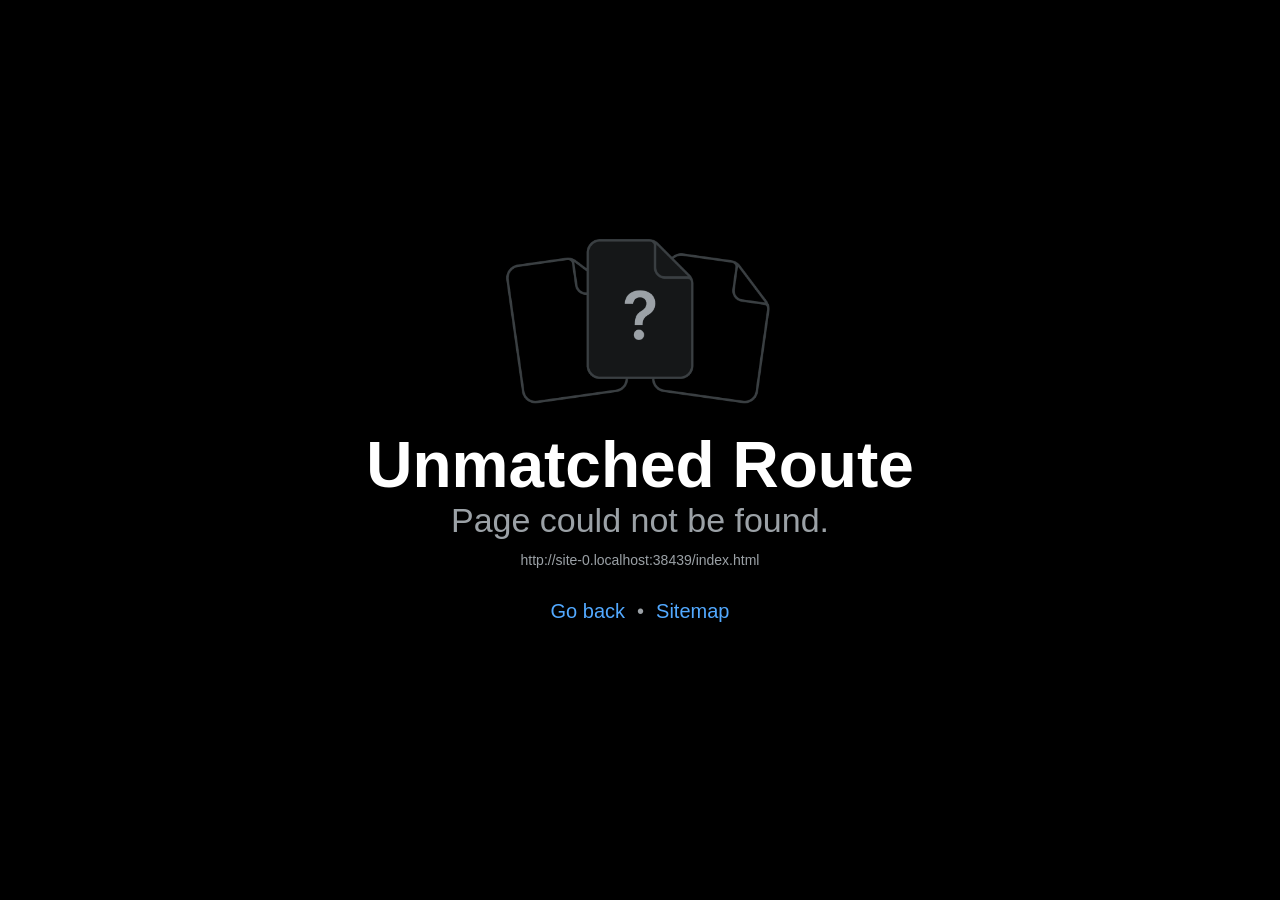
<file: demos/daily60/index.html>
<!DOCTYPE html>
<html lang="en">
  <head>
    <meta charset="utf-8" />
    <meta httpEquiv="X-UA-Compatible" content="IE=edge" />
    <meta name="viewport" content="width=device-width, initial-scale=1, shrink-to-fit=no" />
    <title>Daily 60 Goal Planner</title>
    <!-- The `react-native-web` recommended style reset: https://necolas.github.io/react-native-web/docs/setup/#root-element -->
    <style id="expo-reset">
      /* These styles make the body full-height */
      html,
      body {
        height: 100%;
      }
      /* These styles disable body scrolling if you are using <ScrollView> */
      body {
        overflow: hidden;
      }
      /* These styles make the root element full-height */
      #root {
        display: flex;
        height: 100%;
        flex: 1;
      }
    </style>
  <meta name="theme-color" content="#6D4AE0">
<meta name="description" content="AI goal planner for focused 60-minute daily actions, streak tracking, and progress plans.">
<link rel="icon" href="/demos/daily60/favicon.ico" /></head>

  <body>
    <!-- Use static rendering with Expo Router to support running without JavaScript. -->
    <noscript>
      You need to enable JavaScript to run this app.
    </noscript>
    <!-- The root element for your Expo app. -->
    <div id="root"></div>
  <script src="/demos/daily60/_expo/static/js/web/entry-0cb9b7ad8a09fca420d26fec55edbb05.js" defer></script>
</body>
</html>
</file>
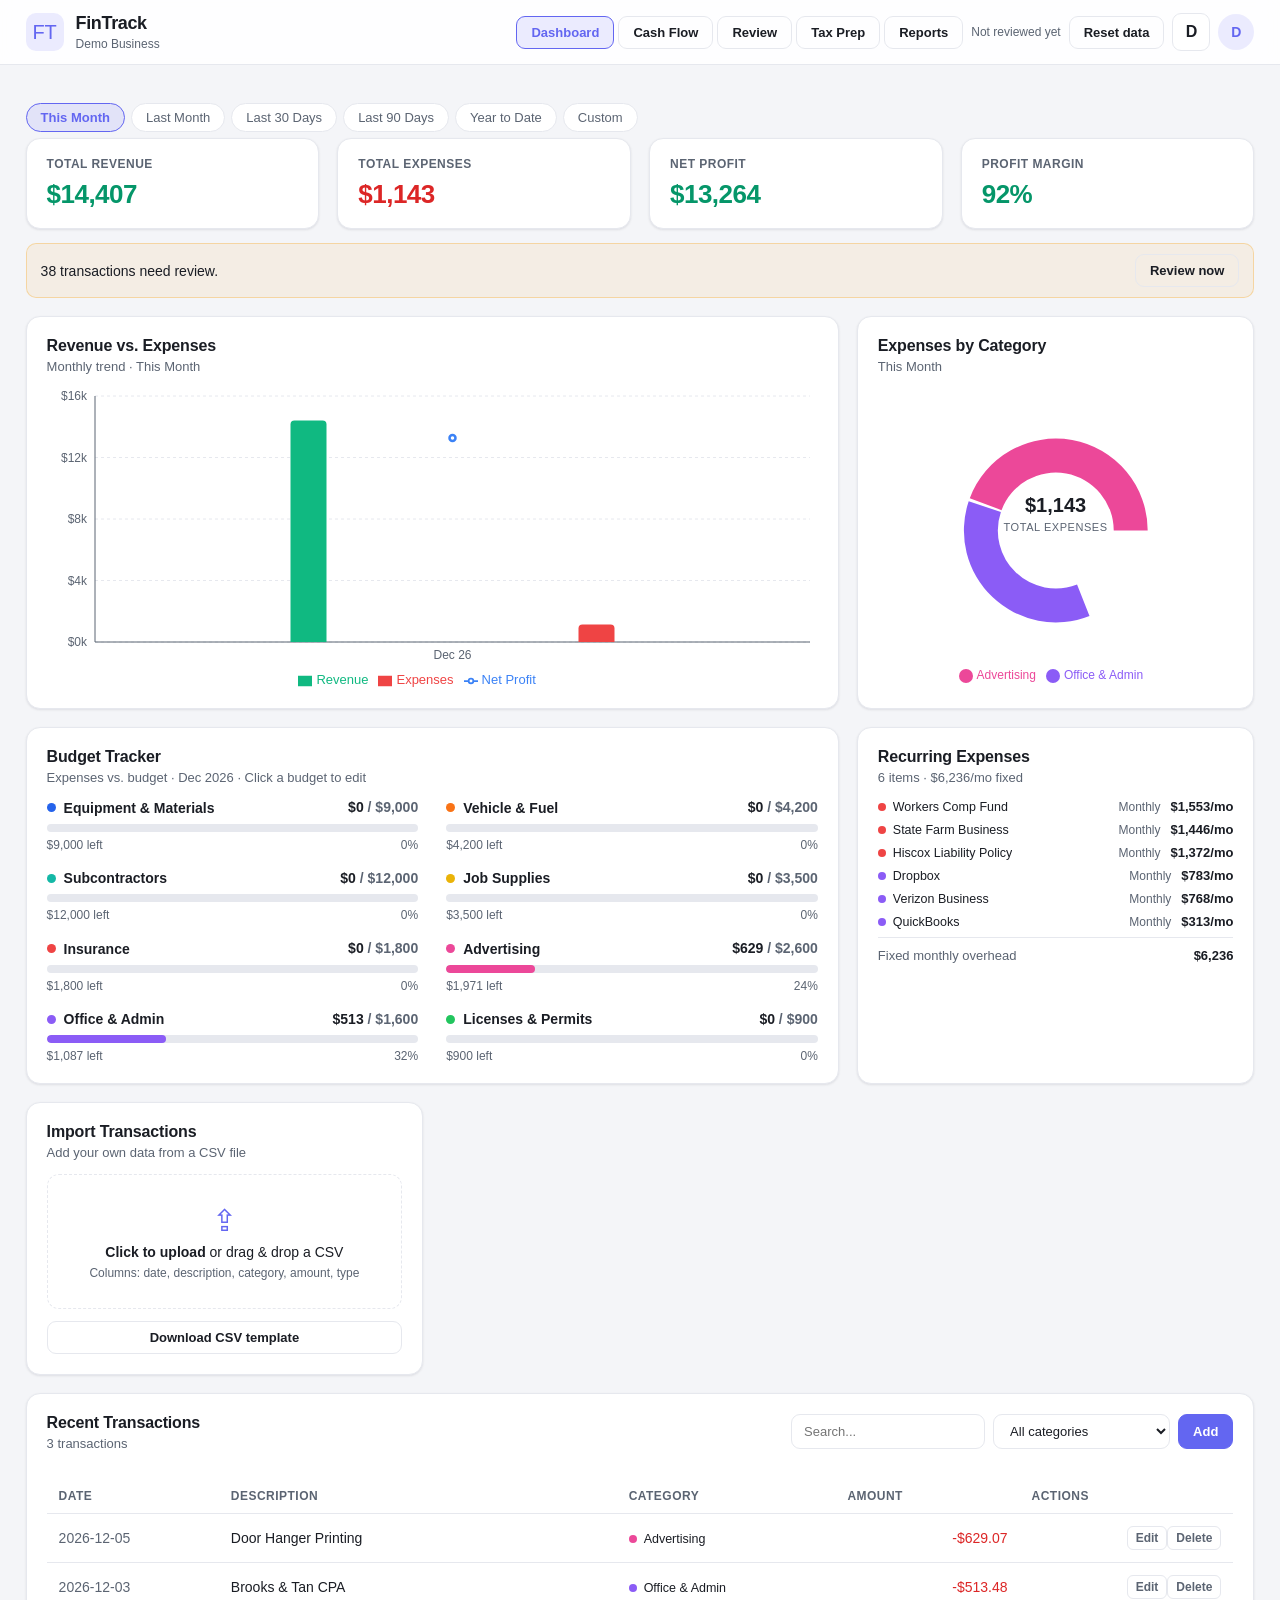
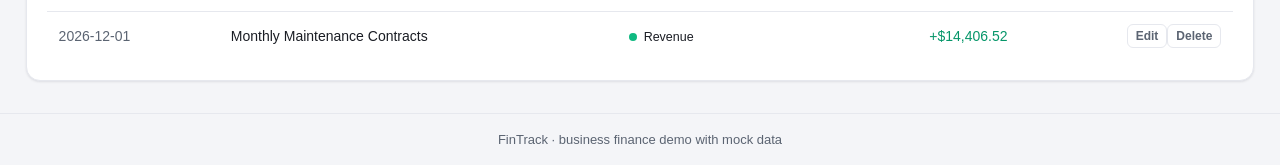
<file: demos/fintrack/index.html>
<!doctype html>
<html lang="en">
  <head>
    <meta charset="UTF-8" />
    <meta name="viewport" content="width=device-width, initial-scale=1.0" />
    <link
      rel="icon"
      href="data:image/svg+xml,%3Csvg xmlns='http://www.w3.org/2000/svg' viewBox='0 0 32 32'%3E%3Crect width='32' height='32' rx='7' fill='%236366f1'/%3E%3Ctext x='16' y='23' font-size='20' text-anchor='middle' fill='white' font-family='Arial'%3E%E2%97%88%3C/text%3E%3C/svg%3E"
    />
    <title>FinTrack — Business Finance Dashboard</title>
    <meta name="description" content="Track revenue, expenses, and budgets with a clean business finance dashboard." />
    <script type="module" crossorigin src="/demos/fintrack/assets/index-CI_6Jr2t.js"></script>
    <link rel="stylesheet" crossorigin href="/demos/fintrack/assets/index-yHyLtS3u.css">
  </head>
  <body>
    <div id="root"></div>
  </body>
</html>
</file>
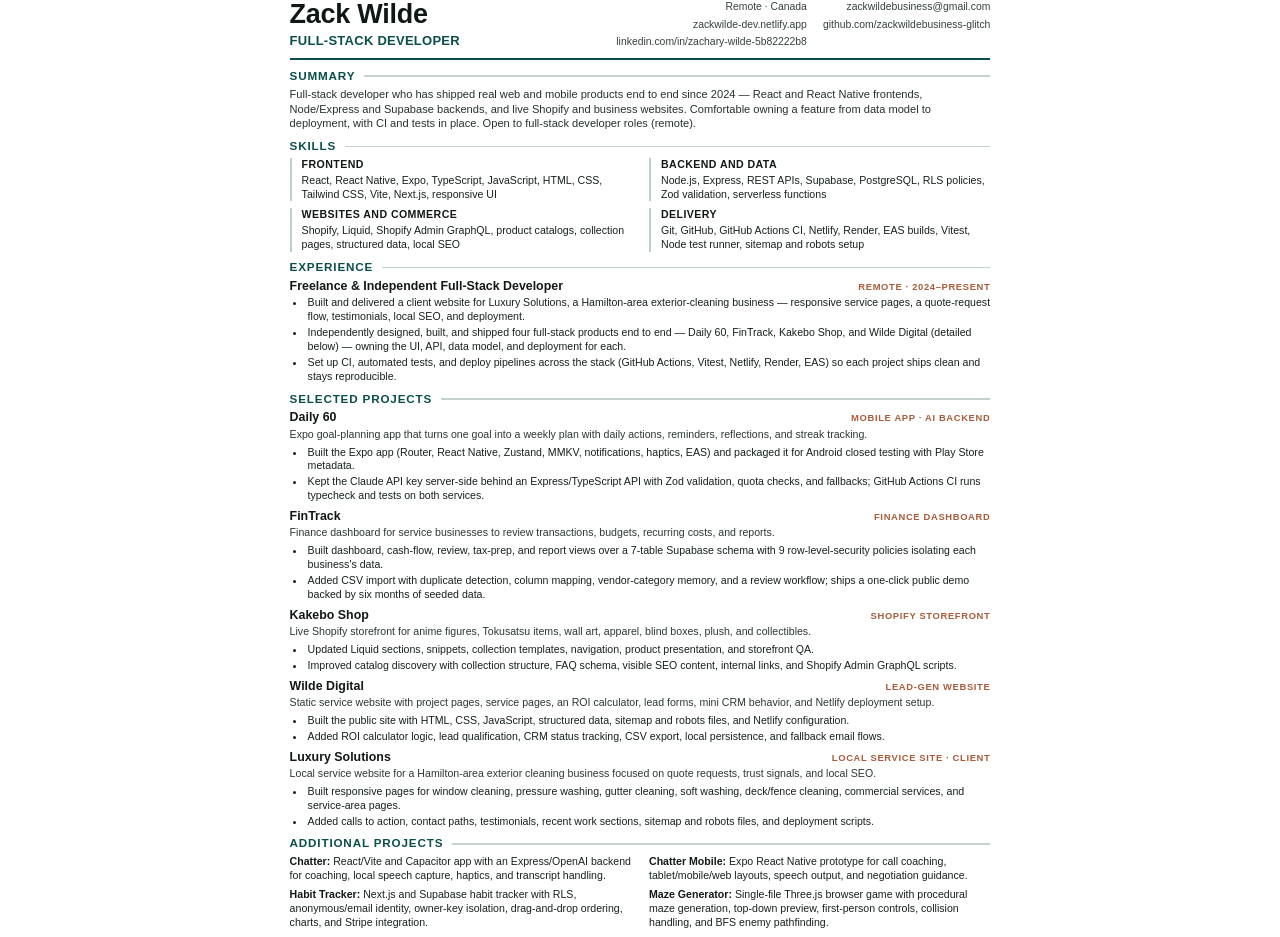
<file: resume/resume.html>
<!doctype html>
<html lang="en">
<head>
<meta charset="utf-8">
<meta name="viewport" content="width=device-width, initial-scale=1">
<title>Zack Wilde Resume</title>
<style>
@page{size:Letter;margin:.5in .6in}
*{box-sizing:border-box}
html,body{background:#fff}
body{
  max-width:7.3in;
  margin:0 auto;
  color:#16211f;
  font-family:Arial,"Segoe UI",Helvetica,sans-serif;
  font-size:10.6px;
  line-height:1.31;
}
a{color:inherit;text-decoration:none}
.header{
  display:grid;
  grid-template-columns:1fr auto;
  gap:24px;
  align-items:end;
  margin:0 0 10px;
  padding:0 0 9px;
  border-bottom:2.5px solid #0b4f4a;
}
h1{
  margin:0 0 4px;
  color:#0f1816;
  font-size:27px;
  line-height:.96;
  letter-spacing:-.01em;
}
.role{
  margin:0;
  color:#0b4f4a;
  font-size:13px;
  font-weight:700;
  letter-spacing:.02em;
  text-transform:uppercase;
}
.contact{
  display:grid;
  grid-template-columns:max-content max-content;
  justify-content:end;
  gap:4px 16px;
  margin:0;
  color:#34413e;
  font-size:10.4px;
  line-height:1.3;
  text-align:right;
}
.contact span{white-space:nowrap}
section{margin:0 0 7px}
h2{
  display:flex;
  align-items:center;
  gap:9px;
  margin:9px 0 5px;
  color:#0b4f4a;
  font-size:11.7px;
  line-height:1.1;
  text-transform:uppercase;
  letter-spacing:.07em;
}
h2::after{
  content:"";
  height:1.5px;
  flex:1;
  background:#c4d2cd;
}
p{margin:0 0 6px}
.summary{
  margin-bottom:2px;
  color:#24312e;
  font-size:11.1px;
}
.skills{
  display:grid;
  grid-template-columns:1fr 1fr;
  gap:7px 18px;
  margin-top:4px;
}
.skill{
  margin:0;
  padding-left:10px;
  border-left:2.5px solid #b9d2cb;
}
.skill strong{
  display:block;
  margin-bottom:2px;
  color:#111816;
  font-size:10.6px;
  text-transform:uppercase;
  letter-spacing:.04em;
}
.project{
  break-inside:avoid;
  page-break-inside:avoid;
  margin:0 0 6px;
}
.project-head{
  display:flex;
  align-items:baseline;
  justify-content:space-between;
  gap:12px;
  margin:0 0 3px;
}
h3{
  margin:0;
  color:#111816;
  font-size:12.4px;
  line-height:1.15;
}
.ptype{
  flex:none;
  color:#a85d3c;
  font-size:9.4px;
  font-weight:700;
  letter-spacing:.07em;
  text-transform:uppercase;
  white-space:nowrap;
}
.project>p{
  margin-bottom:4px;
  color:#2b3835;
}
ul{
  margin:3px 0 0 16px;
  padding:0;
}
li{
  margin:0 0 2px;
  padding-left:2px;
}
.additional{
  display:grid;
  grid-template-columns:1fr 1fr;
  gap:5px 18px;
}
.additional p{
  break-inside:avoid;
  page-break-inside:avoid;
  margin:0;
}
.additional strong{color:#111816}
@media(max-width:720px){
  body{padding:24px 18px;font-size:12px}
  .header{grid-template-columns:1fr;gap:9px}
  .contact{display:flex;flex-wrap:wrap;justify-content:flex-start;text-align:left}
  .skills,.additional{grid-template-columns:1fr}
  .project-head{flex-direction:column;gap:1px}
}
@media print{
  body{padding:0}
  a{text-decoration:none}
}
</style>
</head>
<body>
<header class="header">
  <div>
    <h1>Zack Wilde</h1>
    <p class="role">Full-Stack Developer</p>
  </div>
  <p class="contact">
    <span>Remote &middot; Canada</span>
    <span>zackwildebusiness@gmail.com</span>
    <span>zackwilde-dev.netlify.app</span>
    <span>github.com/zackwildebusiness-glitch</span>
    <span>linkedin.com/in/zachary-wilde-5b82222b8</span>
  </p>
</header>

<section>
  <h2>Summary</h2>
  <p class="summary">Full-stack developer who has shipped real web and mobile products end to end since 2024 &mdash; React and React Native frontends, Node/Express and Supabase backends, and live Shopify and business websites. Comfortable owning a feature from data model to deployment, with CI and tests in place. Open to full-stack developer roles (remote).</p>
</section>

<section>
  <h2>Skills</h2>
  <div class="skills">
    <p class="skill"><strong>Frontend</strong>React, React Native, Expo, TypeScript, JavaScript, HTML, CSS, Tailwind CSS, Vite, Next.js, responsive UI</p>
    <p class="skill"><strong>Backend and data</strong>Node.js, Express, REST APIs, Supabase, PostgreSQL, RLS policies, Zod validation, serverless functions</p>
    <p class="skill"><strong>Websites and commerce</strong>Shopify, Liquid, Shopify Admin GraphQL, product catalogs, collection pages, structured data, local SEO</p>
    <p class="skill"><strong>Delivery</strong>Git, GitHub, GitHub Actions CI, Netlify, Render, EAS builds, Vitest, Node test runner, sitemap and robots setup</p>
  </div>
</section>

<section>
  <h2>Experience</h2>
  <article class="project">
    <div class="project-head">
      <h3>Freelance &amp; Independent Full-Stack Developer</h3>
      <span class="ptype">Remote &middot; 2024&ndash;Present</span>
    </div>
    <ul>
      <li>Built and delivered a client website for Luxury Solutions, a Hamilton-area exterior-cleaning business &mdash; responsive service pages, a quote-request flow, testimonials, local SEO, and deployment.</li>
      <li>Independently designed, built, and shipped four full-stack products end to end &mdash; Daily 60, FinTrack, Kakebo Shop, and Wilde Digital (detailed below) &mdash; owning the UI, API, data model, and deployment for each.</li>
      <li>Set up CI, automated tests, and deploy pipelines across the stack (GitHub Actions, Vitest, Netlify, Render, EAS) so each project ships clean and stays reproducible.</li>
    </ul>
  </article>
</section>

<section>
  <h2>Selected Projects</h2>
  <article class="project">
    <div class="project-head">
      <h3>Daily 60</h3>
      <span class="ptype">Mobile App &middot; AI Backend</span>
    </div>
    <p>Expo goal-planning app that turns one goal into a weekly plan with daily actions, reminders, reflections, and streak tracking.</p>
    <ul>
      <li>Built the Expo app (Router, React Native, Zustand, MMKV, notifications, haptics, EAS) and packaged it for Android closed testing with Play Store metadata.</li>
      <li>Kept the Claude API key server-side behind an Express/TypeScript API with Zod validation, quota checks, and fallbacks; GitHub Actions CI runs typecheck and tests on both services.</li>
    </ul>
  </article>
  <article class="project">
    <div class="project-head">
      <h3>FinTrack</h3>
      <span class="ptype">Finance Dashboard</span>
    </div>
    <p>Finance dashboard for service businesses to review transactions, budgets, recurring costs, and reports.</p>
    <ul>
      <li>Built dashboard, cash-flow, review, tax-prep, and report views over a 7-table Supabase schema with 9 row-level-security policies isolating each business's data.</li>
      <li>Added CSV import with duplicate detection, column mapping, vendor-category memory, and a review workflow; ships a one-click public demo backed by six months of seeded data.</li>
    </ul>
  </article>
  <article class="project">
    <div class="project-head">
      <h3>Kakebo Shop</h3>
      <span class="ptype">Shopify Storefront</span>
    </div>
    <p>Live Shopify storefront for anime figures, Tokusatsu items, wall art, apparel, blind boxes, plush, and collectibles.</p>
    <ul>
      <li>Updated Liquid sections, snippets, collection templates, navigation, product presentation, and storefront QA.</li>
      <li>Improved catalog discovery with collection structure, FAQ schema, visible SEO content, internal links, and Shopify Admin GraphQL scripts.</li>
    </ul>
  </article>
  <article class="project">
    <div class="project-head">
      <h3>Wilde Digital</h3>
      <span class="ptype">Lead-Gen Website</span>
    </div>
    <p>Static service website with project pages, service pages, an ROI calculator, lead forms, mini CRM behavior, and Netlify deployment setup.</p>
    <ul>
      <li>Built the public site with HTML, CSS, JavaScript, structured data, sitemap and robots files, and Netlify configuration.</li>
      <li>Added ROI calculator logic, lead qualification, CRM status tracking, CSV export, local persistence, and fallback email flows.</li>
    </ul>
  </article>
  <article class="project">
    <div class="project-head">
      <h3>Luxury Solutions</h3>
      <span class="ptype">Local Service Site &middot; Client</span>
    </div>
    <p>Local service website for a Hamilton-area exterior cleaning business focused on quote requests, trust signals, and local SEO.</p>
    <ul>
      <li>Built responsive pages for window cleaning, pressure washing, gutter cleaning, soft washing, deck/fence cleaning, commercial services, and service-area pages.</li>
      <li>Added calls to action, contact paths, testimonials, recent work sections, sitemap and robots files, and deployment scripts.</li>
    </ul>
  </article>
</section>

<section>
  <h2>Additional Projects</h2>
  <div class="additional">
    <p><strong>Chatter:</strong> React/Vite and Capacitor app with an Express/OpenAI backend for coaching, local speech capture, haptics, and transcript handling.</p>
    <p><strong>Chatter Mobile:</strong> Expo React Native prototype for call coaching, tablet/mobile/web layouts, speech output, and negotiation guidance.</p>
    <p><strong>Habit Tracker:</strong> Next.js and Supabase habit tracker with RLS, anonymous/email identity, owner-key isolation, drag-and-drop ordering, charts, and Stripe integration.</p>
    <p><strong>Maze Generator:</strong> Single-file Three.js browser game with procedural maze generation, top-down preview, first-person controls, collision handling, and BFS enemy pathfinding.</p>
  </div>
</section>
</body>
</html>
</file>
<file: demos/fintrack/assets/index-yHyLtS3u.css>
:root{--bg: #f4f5f8;--bg-elev: #ffffff;--card: #ffffff;--border: #e6e8ee;--text: #1a1d24;--text-muted: #5b6472;--brand: #6366f1;--brand-soft: rgba(99, 102, 241, .12);--pos: #059669;--neg: #dc2626;--shadow: 0 1px 3px rgba(16, 24, 40, .06), 0 1px 2px rgba(16, 24, 40, .04);--radius: 14px}:root[data-theme=dark]{--bg: #0e1014;--bg-elev: #161922;--card: #161922;--border: #262b36;--text: #e8eaed;--text-muted: #9aa3b2;--brand: #818cf8;--brand-soft: rgba(129, 140, 248, .16);--pos: #34d399;--neg: #f87171;--shadow: 0 1px 3px rgba(0, 0, 0, .4), 0 1px 2px rgba(0, 0, 0, .3)}*{box-sizing:border-box}html{width:100%;min-width:320px;min-height:100%;min-height:100vh;min-height:100dvh;overflow-x:hidden}body,#root{width:100%;min-height:100%;min-height:100vh;min-height:100dvh}body{margin:0;width:100%;overflow-y:auto;overflow-x:hidden;background:var(--bg);color:var(--text);font-family:Inter,-apple-system,BlinkMacSystemFont,Segoe UI,Roboto,Helvetica,Arial,sans-serif;-webkit-font-smoothing:antialiased;transition:background .2s ease,color .2s ease}h1,h2,h3{margin:0}.container{width:100%;max-width:none;margin:0;padding:0 clamp(14px,2vw,40px)}@media (min-width: 1600px){.container{padding-inline:clamp(32px,2.5vw,56px)}}@media (min-width: 2000px){.container{padding-inline:clamp(40px,3vw,72px)}}.header{position:sticky;top:0;z-index:20;background:color-mix(in srgb,var(--bg-elev) 88%,transparent);-webkit-backdrop-filter:blur(10px);backdrop-filter:blur(10px);border-bottom:1px solid var(--border)}.header-inner{display:flex;align-items:center;justify-content:space-between;height:64px}.brand{display:flex;align-items:center;gap:12px}.brand-mark{display:grid;place-items:center;width:38px;height:38px;border-radius:10px;background:var(--brand-soft);color:var(--brand);font-size:20px}.brand-name{font-size:18px;font-weight:700;letter-spacing:-.02em}.brand-tag{font-size:12px;color:var(--text-muted)}.header-actions{display:flex;align-items:center;gap:8px}.header-nav{display:flex;align-items:center;gap:4px}.btn.active{border-color:var(--brand);background:var(--brand-soft);color:var(--brand)}.review-badge{font-size:12px;color:var(--text-muted);white-space:nowrap}.btn{font:inherit;font-size:13px;font-weight:600;border:1px solid var(--border);background:var(--bg-elev);color:var(--text);padding:8px 14px;border-radius:9px;cursor:pointer;transition:background .15s ease,border-color .15s ease,transform .05s ease}.btn:hover{border-color:var(--brand)}.btn:active{transform:translateY(1px)}.btn:disabled{opacity:.45;cursor:not-allowed}.btn-ghost{background:transparent}.btn-icon{width:38px;height:38px;padding:0;font-size:16px}.btn-block{width:100%;margin-top:12px}.app{width:100%;min-height:100vh;min-height:100svh;min-height:100dvh;display:flex;flex-direction:column}main.container{padding-top:24px;padding-bottom:max(32px,calc(32px + env(safe-area-inset-bottom)));flex:1 0 auto}.grid{display:grid;grid-template-columns:repeat(3,1fr);gap:18px;margin-top:18px}.span-2{grid-column:span 2}.span-3{grid-column:span 3}.card{background:var(--card);border:1px solid var(--border);border-radius:var(--radius);box-shadow:var(--shadow);padding:20px}.card-title{font-size:16px;font-weight:700;letter-spacing:-.01em}.card-subtitle{margin:4px 0 14px;font-size:13px;color:var(--text-muted)}.stat-cards{display:grid;grid-template-columns:repeat(4,1fr);gap:18px}.stat-card{background:var(--card);border:1px solid var(--border);border-radius:var(--radius);box-shadow:var(--shadow);padding:18px 20px;display:flex;flex-direction:column;gap:8px}.stat-label{font-size:12px;font-weight:600;text-transform:uppercase;letter-spacing:.04em;color:var(--text-muted)}.stat-value{font-size:26px;font-weight:700;letter-spacing:-.02em}.pos{color:var(--pos)}.neg{color:var(--neg)}.chart-wrap{position:relative;width:100%}.chart-center-label{position:absolute;top:42%;left:50%;transform:translate(-50%,-50%);text-align:center;pointer-events:none}.ccl-amount{display:block;font-size:20px;font-weight:700}.ccl-text{font-size:11px;color:var(--text-muted);text-transform:uppercase;letter-spacing:.05em}.budget-list{display:grid;grid-template-columns:repeat(2,1fr);gap:18px 28px}.budget-head{display:flex;justify-content:space-between;align-items:baseline;margin-bottom:8px;font-size:14px}.budget-cat{display:flex;align-items:center;gap:8px;font-weight:600}.budget-dot{width:9px;height:9px;border-radius:50%}.budget-amounts{font-weight:600;font-variant-numeric:tabular-nums}.budget-amounts.over{color:var(--neg)}.budget-of{color:var(--text-muted);font-weight:500}.budget-bar{height:8px;background:var(--border);border-radius:99px;overflow:hidden}.budget-fill{height:100%;border-radius:99px;transition:width .4s ease}.budget-foot{display:flex;justify-content:space-between;margin-top:6px;font-size:12px}.muted{color:var(--text-muted)}.over{color:var(--neg);font-weight:600}.budget-editable{border:0;background:transparent;font:inherit;font-variant-numeric:tabular-nums;padding:0;cursor:pointer;transition:color .15s ease}.budget-editable:hover,.budget-editable:focus-visible{color:var(--brand)}.budget-editable:focus-visible{outline:2px solid var(--brand);outline-offset:3px;border-radius:4px}.budget-edit{display:inline-flex;align-items:baseline;gap:1px;color:var(--text-muted);font-weight:500}.budget-edit-input{font:inherit;font-size:inherit;font-weight:600;font-variant-numeric:tabular-nums;width:72px;border:none;border-bottom:1.5px solid var(--brand);background:transparent;color:var(--text);outline:none;padding:0 2px}.date-filter{display:flex;flex-direction:column;gap:10px;padding:14px 0 6px}.date-filter-presets{display:flex;gap:6px;flex-wrap:wrap}.date-filter-btn{font:inherit;font-size:13px;font-weight:500;padding:6px 14px;border:1px solid var(--border);border-radius:99px;background:var(--bg-elev);color:var(--text-muted);cursor:pointer;transition:border-color .15s ease,background .15s ease,color .15s ease;white-space:nowrap}.date-filter-btn:hover{border-color:var(--brand);color:var(--brand)}.date-filter-btn.active{border-color:var(--brand);background:var(--brand-soft);color:var(--brand);font-weight:600}.date-filter-custom{display:flex;align-items:center;gap:10px;flex-wrap:wrap}.date-filter-custom .input{max-width:160px}.action-queue{display:flex;flex-direction:column;gap:8px;margin-top:14px}.action-item{display:flex;align-items:center;justify-content:space-between;gap:14px;padding:10px 14px;border-radius:10px;font-size:14px;flex-wrap:wrap}.action-item-info{background:var(--brand-soft);border:1px solid color-mix(in srgb,var(--brand) 30%,transparent)}.action-item-warning{background:color-mix(in srgb,#f59e0b 8%,transparent);border:1px solid color-mix(in srgb,#f59e0b 30%,transparent)}.action-message{flex:1;min-width:0}.action-controls{display:flex;align-items:center;gap:8px;flex-shrink:0}.cashflow-view{display:flex;flex-direction:column;gap:18px;padding-top:6px}.cashflow-summary{display:grid;grid-template-columns:repeat(3,1fr);gap:18px}.cashflow-card{display:flex;flex-direction:column;gap:8px}.cashflow-hint{font-size:12px}.cashflow-explainer{font-size:13px;line-height:1.6;color:var(--text-muted);padding:14px 16px}.cashflow-explainer strong{color:var(--text)}.recurring-list{display:flex;flex-direction:column;gap:8px;margin-top:10px}.recurring-row{display:grid;grid-template-columns:1fr auto auto;gap:10px;align-items:center;font-size:13px}.recurring-tag{max-width:100%;overflow:hidden}.recurring-name{overflow:hidden;text-overflow:ellipsis;white-space:nowrap}.recurring-freq{font-size:12px;white-space:nowrap}.recurring-amount{font-weight:600;font-variant-numeric:tabular-nums;white-space:nowrap}.recurring-total{display:flex;justify-content:space-between;align-items:center;padding-top:10px;margin-top:8px;border-top:1px solid var(--border);font-size:13px}.recurring-total strong{font-variant-numeric:tabular-nums}.recurring-empty{font-size:13px}.form-check-row{display:flex;align-items:center;gap:8px;cursor:pointer}.form-check-row input[type=checkbox]{width:16px;height:16px;accent-color:var(--brand);cursor:pointer;flex-shrink:0}.textarea{resize:vertical;min-height:70px;font-family:inherit}.btn-primary{background:var(--brand);color:#fff;border-color:var(--brand)}.btn-primary:hover{background:color-mix(in srgb,var(--brand) 84%,#000);border-color:color-mix(in srgb,var(--brand) 84%,#000)}.btn-danger{background:var(--neg);color:#fff;border-color:var(--neg)}.btn-danger:hover{background:color-mix(in srgb,var(--neg) 84%,#000);border-color:color-mix(in srgb,var(--neg) 84%,#000)}.auth-page{min-height:100dvh;display:flex;align-items:center;justify-content:center;background:var(--bg);padding:24px 16px}.auth-card{width:100%;max-width:400px;background:var(--card);border:1px solid var(--border);border-radius:var(--radius);box-shadow:var(--shadow);padding:32px;display:flex;flex-direction:column;gap:20px}.auth-brand{display:flex;align-items:center;gap:10px}.auth-title{font-size:20px;font-weight:700;letter-spacing:-.01em;margin:0}.auth-form{display:flex;flex-direction:column;gap:14px}.auth-divider{display:flex;align-items:center;gap:12px;color:var(--text-muted);font-size:13px}.auth-divider:before,.auth-divider:after{content:"";flex:1;border-top:1px solid var(--border)}.auth-footer{margin:0;text-align:center;font-size:13px;color:var(--text-muted)}.auth-link{color:var(--brand);text-decoration:none;font-weight:600}.auth-link:hover{text-decoration:underline}.form-row{display:flex;flex-direction:column;gap:6px}.form-row-2col{display:grid;grid-template-columns:1fr 1fr;gap:12px}.form-row-inline{flex-direction:row;align-items:center;justify-content:space-between}.form-label{font-size:13px;font-weight:600;color:var(--text)}.form-error{margin:0;font-size:13px;color:var(--neg)}.textarea{min-height:78px;resize:vertical}.modal-overlay{position:fixed;top:0;right:0;bottom:0;left:0;z-index:100;background:#00000073;display:flex;align-items:center;justify-content:center;padding:16px}.modal{width:100%;max-width:480px;background:var(--card);border:1px solid var(--border);border-radius:var(--radius);box-shadow:0 8px 32px #0000002e}.modal-header{display:flex;justify-content:space-between;align-items:center;padding:18px 20px 14px;border-bottom:1px solid var(--border)}.modal-title{font-size:16px;font-weight:700;margin:0}.modal-form{display:flex;flex-direction:column;gap:16px;padding:20px}.modal-actions{display:flex;justify-content:flex-end;gap:8px;padding-top:4px}.user-menu{position:relative}.user-menu-trigger{padding:0;border:none;background:var(--brand-soft);border-radius:50%;width:36px;height:36px;cursor:pointer}.user-avatar{font-size:14px;font-weight:700;color:var(--brand);display:block;line-height:1}.user-menu-backdrop{position:fixed;top:0;right:0;bottom:0;left:0;z-index:40}.user-menu-dropdown{position:absolute;right:0;top:calc(100% + 8px);z-index:50;min-width:200px;background:var(--card);border:1px solid var(--border);border-radius:10px;box-shadow:0 4px 16px #0000001f;overflow:hidden}.user-menu-info{display:flex;flex-direction:column;gap:2px;padding:12px 14px;border-bottom:1px solid var(--border);font-size:13px}.user-menu-item{display:block;width:100%;padding:10px 14px;text-align:left;font:inherit;font-size:13px;background:none;border:none;color:var(--text);cursor:pointer}.user-menu-item:hover{background:var(--brand-soft);color:var(--brand)}.txn-actions{white-space:nowrap}.btn-row-action{background:transparent;border:1px solid var(--border);font:inherit;font-size:12px;font-weight:600;cursor:pointer;padding:4px 8px;border-radius:6px;color:var(--text-muted);transition:background .1s ease,color .1s ease}.btn-row-action:hover{background:var(--brand-soft);color:var(--brand)}.btn-row-danger:hover{background:color-mix(in srgb,var(--neg) 12%,transparent);color:var(--neg)}.delete-confirm{display:flex;align-items:center;justify-content:space-between;gap:14px;flex-wrap:wrap;padding:10px 14px;margin-bottom:12px;background:color-mix(in srgb,var(--neg) 8%,transparent);border:1px solid color-mix(in srgb,var(--neg) 30%,transparent);border-radius:10px;font-size:13px}.delete-confirm-actions{display:flex;gap:8px}.onboarding-page{min-height:100dvh;display:flex;align-items:flex-start;justify-content:center;background:var(--bg);padding:40px 16px}.onboarding-card{width:100%;max-width:520px;background:var(--card);border:1px solid var(--border);border-radius:var(--radius);box-shadow:var(--shadow);padding:32px;display:flex;flex-direction:column;gap:20px}.onboarding-hint{margin:0;font-size:14px;color:var(--text-muted);line-height:1.5}.industry-grid{display:grid;grid-template-columns:repeat(2,1fr);gap:10px}.industry-btn{font:inherit;font-size:14px;font-weight:600;padding:14px 12px;border:1.5px solid var(--border);border-radius:10px;background:var(--bg-elev);color:var(--text);cursor:pointer;text-align:center;transition:border-color .15s ease,background .15s ease,color .15s ease}.industry-btn:hover{border-color:var(--brand);background:var(--brand-soft);color:var(--brand)}.onboarding-budgets{display:flex;flex-direction:column;gap:10px}.budget-input-wrap{display:flex;align-items:center;gap:4px}.budget-input-prefix{font-size:13px;color:var(--text-muted)}.budget-input-suffix{font-size:12px}.budget-input{width:110px;text-align:right}.onboarding-actions{display:flex;justify-content:space-between;gap:8px;padding-top:4px}.dropzone{border:1.5px dashed var(--border);border-radius:12px;padding:28px 16px;text-align:center;cursor:pointer;display:flex;flex-direction:column;align-items:center;gap:6px;transition:border-color .15s ease,background .15s ease}.dropzone:hover,.dropzone.dragging{border-color:var(--brand);background:var(--brand-soft)}.dropzone-icon{font-size:30px;color:var(--brand)}.dropzone-text{font-size:14px}.dropzone-hint{font-size:12px;color:var(--text-muted)}.import-error{color:var(--neg);font-size:13px;margin:12px 0 0}.notice{position:relative;margin-top:18px;background:var(--brand-soft);border:1px solid color-mix(in srgb,var(--brand) 40%,transparent);color:var(--text);padding:12px 40px 12px 16px;border-radius:10px;font-size:14px}.notice-close{position:absolute;right:10px;top:50%;transform:translateY(-50%);background:none;border:none;color:var(--text-muted);font-size:20px;cursor:pointer;line-height:1}.review-nudge{display:flex;align-items:center;gap:10px;padding-right:44px}.review-nudge .btn{margin-left:auto}.table-header{display:flex;justify-content:space-between;align-items:flex-start;gap:16px;flex-wrap:wrap;margin-bottom:14px}.table-controls{display:flex;gap:8px;flex-wrap:wrap}.input{font:inherit;font-size:13px;padding:8px 12px;border-radius:9px;border:1px solid var(--border);background:var(--bg-elev);color:var(--text);outline:none}.input:focus{border-color:var(--brand)}.table-scroll{overflow-x:auto}.txn-table{width:100%;border-collapse:collapse;font-size:14px}.txn-table th{text-align:left;font-size:12px;text-transform:uppercase;letter-spacing:.04em;color:var(--text-muted);font-weight:600;padding:10px 12px;border-bottom:1px solid var(--border);white-space:nowrap}.txn-table td{padding:12px;border-bottom:1px solid var(--border)}.txn-table tbody tr:last-child td{border-bottom:none}.txn-table tbody tr:hover{background:color-mix(in srgb,var(--brand) 5%,transparent)}.num{text-align:right;font-variant-numeric:tabular-nums;white-space:nowrap}.nowrap{white-space:nowrap}.empty{text-align:center;color:var(--text-muted);padding:28px}.tag{display:inline-flex;align-items:center;gap:7px;font-size:12.5px;font-weight:500}.tag-dot{width:8px;height:8px;border-radius:50%}.pagination{display:flex;align-items:center;justify-content:center;gap:14px;margin-top:16px;font-size:13px}.import-mapping{display:flex;flex-direction:column;gap:10px;margin:14px 0}.import-mapping-row{display:flex;align-items:center;gap:12px}.import-mapping-row .input{flex:1}.import-label{font-size:13px;font-weight:600;min-width:100px;color:var(--text)}.import-preset-row{display:flex;align-items:center;gap:12px;margin:10px 0}.import-preset-row .input{flex:1}.import-summary{display:grid;grid-template-columns:repeat(2,1fr);gap:12px;margin:14px 0}.import-stat{display:flex;flex-direction:column;align-items:center;padding:12px;background:var(--bg);border-radius:10px}.import-stat-value{font-size:22px;font-weight:700;font-variant-numeric:tabular-nums}.import-stat-label{font-size:12px;color:var(--text-muted);margin-top:2px}.import-breakdown{text-align:center;font-size:13px;color:var(--text-muted);margin:4px 0 0}.import-actions{display:flex;gap:8px;margin-top:14px}.import-actions .btn{flex:1}.review-layout{display:grid;grid-template-columns:minmax(0,1fr) 320px;gap:18px}.review-main{min-width:0}.review-sidebar{align-self:start;position:sticky;top:84px}.review-summary{display:flex;gap:12px;color:var(--text-muted);font-size:13px}.review-group{margin-top:18px}.review-group-head{display:flex;justify-content:space-between;align-items:center;padding-bottom:8px;border-bottom:1px solid var(--border)}.review-group-head h3{font-size:13px;text-transform:uppercase;letter-spacing:.04em;color:var(--text-muted)}.review-list{display:flex;flex-direction:column;gap:10px;margin-top:12px}.review-row{display:grid;gap:10px;padding:12px;border:1px solid var(--border);border-radius:10px;background:var(--bg-elev)}.review-row.flagged{border-color:color-mix(in srgb,var(--neg) 45%,var(--border))}.review-row-main,.review-row-controls{display:grid;grid-template-columns:110px minmax(160px,1fr) auto;gap:12px;align-items:center}.review-row-controls{grid-template-columns:minmax(180px,260px) auto auto}.review-actions{display:flex;justify-content:flex-end;gap:8px}.review-note{width:100%}.review-empty{padding:16px 0;text-align:left}.review-metrics{display:grid;grid-template-columns:repeat(3,1fr);gap:8px;margin:14px 0}.review-metrics>div{display:flex;flex-direction:column;align-items:center;padding:10px 8px;border:1px solid var(--border);border-radius:10px;background:var(--bg)}.review-metric-value{font-size:22px;font-weight:700;font-variant-numeric:tabular-nums}.review-metric-label{margin-top:2px;color:var(--text-muted);font-size:11px;text-transform:uppercase;letter-spacing:.04em}.review-checklist{display:flex;flex-direction:column;gap:10px;margin-top:16px}.review-check{display:flex;align-items:center;gap:10px;font-size:14px}.review-check input{width:16px;height:16px;accent-color:var(--brand)}.tax-prep{margin-top:18px}.tax-header{display:flex;justify-content:space-between;align-items:flex-start;gap:16px;flex-wrap:wrap;margin-bottom:18px}.tax-actions{display:flex;gap:8px;flex-wrap:wrap}.tax-range{margin-bottom:20px}.tax-range-controls{display:flex;gap:8px;align-items:center;flex-wrap:wrap}.tax-warning{margin-top:10px;font-size:13px;color:var(--neg)}.tax-body{border:1px solid var(--border);border-radius:10px;overflow:hidden}.tax-section{border-bottom:1px solid var(--border)}.tax-section:last-child{border-bottom:none}.tax-section-head{font-size:11px;font-weight:700;text-transform:uppercase;letter-spacing:.05em;color:var(--text-muted);padding:10px 14px 6px;background:var(--bg)}.tax-row{display:grid;grid-template-columns:72px 1fr auto;gap:8px;padding:11px 14px;align-items:center;border-top:1px solid var(--border);font-size:14px}.tax-row:first-child{border-top:none}.tax-subtotal-row{font-weight:700;background:var(--bg);border-top:2px solid var(--border)!important}.tax-line-no{font-size:12px;color:var(--text-muted);font-variant-numeric:tabular-nums}.tax-net-row{display:grid;grid-template-columns:72px 1fr auto;gap:8px;padding:14px;font-size:16px;font-weight:700;border-top:2px solid var(--border)}.print-only{display:none}.tax-print-header{margin-bottom:18px}.reports-view{display:grid;grid-template-columns:minmax(0,1fr) 320px;gap:18px}.reports-card{min-width:0}.reports-header{display:flex;justify-content:space-between;align-items:flex-start;gap:16px;margin-bottom:14px}.reports-actions,.reports-controls{display:flex;align-items:center;gap:8px;flex-wrap:wrap}.reports-controls{margin-bottom:18px}.report-stat-grid{display:grid;grid-template-columns:repeat(4,1fr);gap:12px;margin-bottom:18px}.report-stat{display:flex;flex-direction:column;gap:6px;padding:14px;border:1px solid var(--border);border-radius:10px;background:var(--bg)}.report-stat .stat-value{font-size:24px}.reports-grid{display:grid;grid-template-columns:repeat(2,minmax(0,1fr));gap:18px}.reports-section{border:1px solid var(--border);border-radius:10px;overflow:hidden}.reports-section h3{margin:0;padding:12px;border-bottom:1px solid var(--border);background:var(--bg);font-size:13px;text-transform:uppercase;letter-spacing:.04em;color:var(--text-muted)}.report-list{display:flex;flex-direction:column}.report-list-row{display:flex;justify-content:space-between;gap:14px;padding:12px;border-bottom:1px solid var(--border)}.report-list-row:last-child{border-bottom:none}.report-list-row small{display:block;margin-top:3px;color:var(--text-muted)}.reports-history{align-self:start;position:sticky;top:84px}.report-history-list{display:flex;flex-direction:column;gap:10px}.report-history-row{display:flex;justify-content:space-between;gap:12px;padding:10px;border:1px solid var(--border);border-radius:10px;background:var(--bg)}.report-history-row .muted{display:block;margin-top:2px;font-size:12px}@media print{.header,.footer,.no-print{display:none!important}.print-only{display:block!important}body{background:#fff!important;color:#000!important;font-size:12pt}.card{box-shadow:none!important;border:1px solid #ccc!important}.reports-view{display:block!important}.reports-grid,.report-stat-grid{break-inside:avoid}.reports-section,.report-stat,.tax-body{border-color:#ccc!important}.tax-row,.tax-net-row{break-inside:avoid}.tax-section-head,.tax-line-no{color:#555!important;background:#f5f5f5!important}.pos{color:#059669!important}.neg{color:#dc2626!important}.muted{color:#666!important}.tax-warning{color:#c00!important}}.footer{flex-shrink:0;border-top:1px solid var(--border);padding:18px 0;text-align:center;font-size:13px;color:var(--text-muted)}@media (max-width: 900px){.grid{grid-template-columns:repeat(2,1fr)}.span-2,.span-3{grid-column:span 2}.stat-cards{grid-template-columns:repeat(2,1fr)}.header-inner{height:auto;min-height:64px;padding-block:10px}.header-actions{flex-wrap:wrap;justify-content:flex-end}.review-layout{grid-template-columns:1fr}.review-sidebar{position:static}.reports-view{grid-template-columns:1fr}.reports-history{position:static}.report-stat-grid{grid-template-columns:repeat(2,1fr)}.reports-grid{grid-template-columns:1fr}.review-row-main,.review-row-controls{grid-template-columns:1fr;align-items:stretch}.review-actions{justify-content:stretch}.review-actions .btn{flex:1}}@media (max-width: 900px){.cashflow-summary{grid-template-columns:repeat(3,1fr)}.date-filter-presets{gap:4px}}@media (max-width: 620px){.container{padding:0 14px}.cashflow-summary{grid-template-columns:1fr}.action-item{flex-direction:column;align-items:flex-start}.recurring-row{grid-template-columns:1fr auto}.recurring-freq{display:none}.grid{grid-template-columns:1fr;gap:14px}.span-2,.span-3{grid-column:span 1}.stat-cards{grid-template-columns:repeat(2,1fr);gap:12px}.budget-list{grid-template-columns:1fr}.stat-value{font-size:22px}.brand-tag,.review-badge{display:none}.review-nudge{align-items:flex-start;flex-direction:column}.review-nudge .btn{margin-left:0}.table-header{flex-direction:column}.table-controls{width:100%}.input{flex:1}.form-row-2col{grid-template-columns:1fr}.review-summary{flex-direction:column;gap:4px}.review-metrics{grid-template-columns:1fr}.reports-header{flex-direction:column}.reports-actions,.reports-actions .btn{width:100%}.report-stat-grid{grid-template-columns:1fr}.report-list-row,.report-history-row{flex-direction:column;align-items:flex-start}}
</file>
